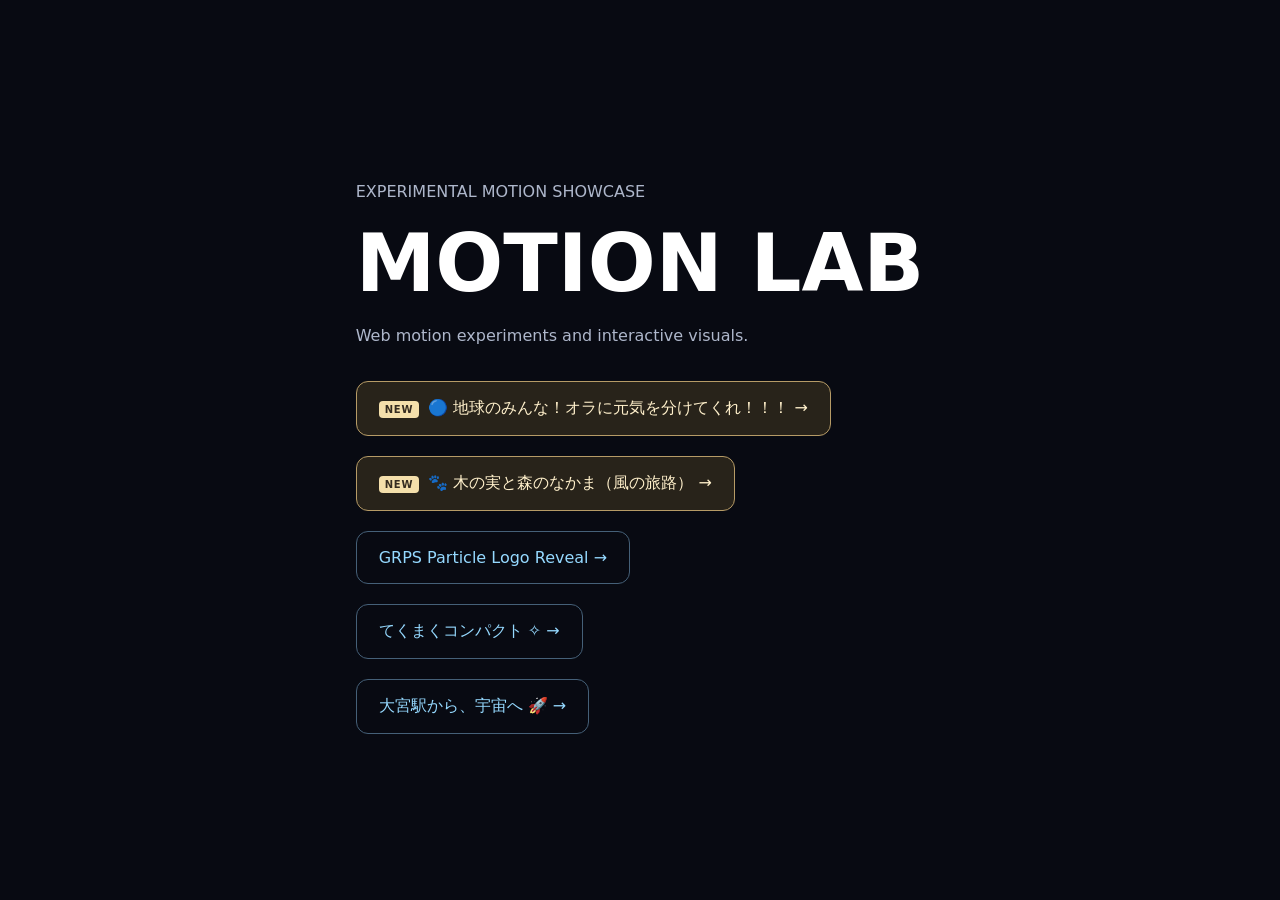
<file: index.html>
<!doctype html><html lang="ja"><head><meta charset="utf-8"><meta name="viewport" content="width=device-width,initial-scale=1"><title>Motion Lab</title><style>body{background:#080a12;color:white;font:16px system-ui;min-height:100vh;display:grid;place-items:center;margin:0}main{padding:32px;max-width:640px}h1{font-size:clamp(40px,10vw,80px);margin:0 0 14px}p{color:#aeb7cb}a{color:#95d9ff;display:inline-block;margin-top:20px;border:1px solid #456078;padding:16px 22px;border-radius:12px;text-decoration:none}a:hover{background:#17243b}.new{color:#fff0cb;border-color:#b69b66;background:#28231a}.badge{display:inline-block;background:#f4dfab;color:#342b20;font-size:10px;font-weight:600;letter-spacing:.08em;padding:3px 6px;border-radius:4px;margin-right:9px}</style></head><body><main><p>EXPERIMENTAL MOTION SHOWCASE</p><h1>MOTION LAB</h1><p>Web motion experiments and interactive visuals.</p><a class="new" href="./energy-orb/?v=grps-dust-1"><span class="badge">NEW</span>🔵 地球のみんな！オラに元気を分けてくれ！！！ →</a><br><a class="new" href="./wayfarer/?v=pastel-1"><span class="badge">NEW</span>🐾 木の実と森のなかま（風の旅路） →</a><br><a href="./grps-particles/">GRPS Particle Logo Reveal →</a><br><a href="./magic-compact/">てくまくコンパクト ✧ →</a><br><a href="./omiya-to-space/">大宮駅から、宇宙へ 🚀 →</a></main></body></html>
</file>
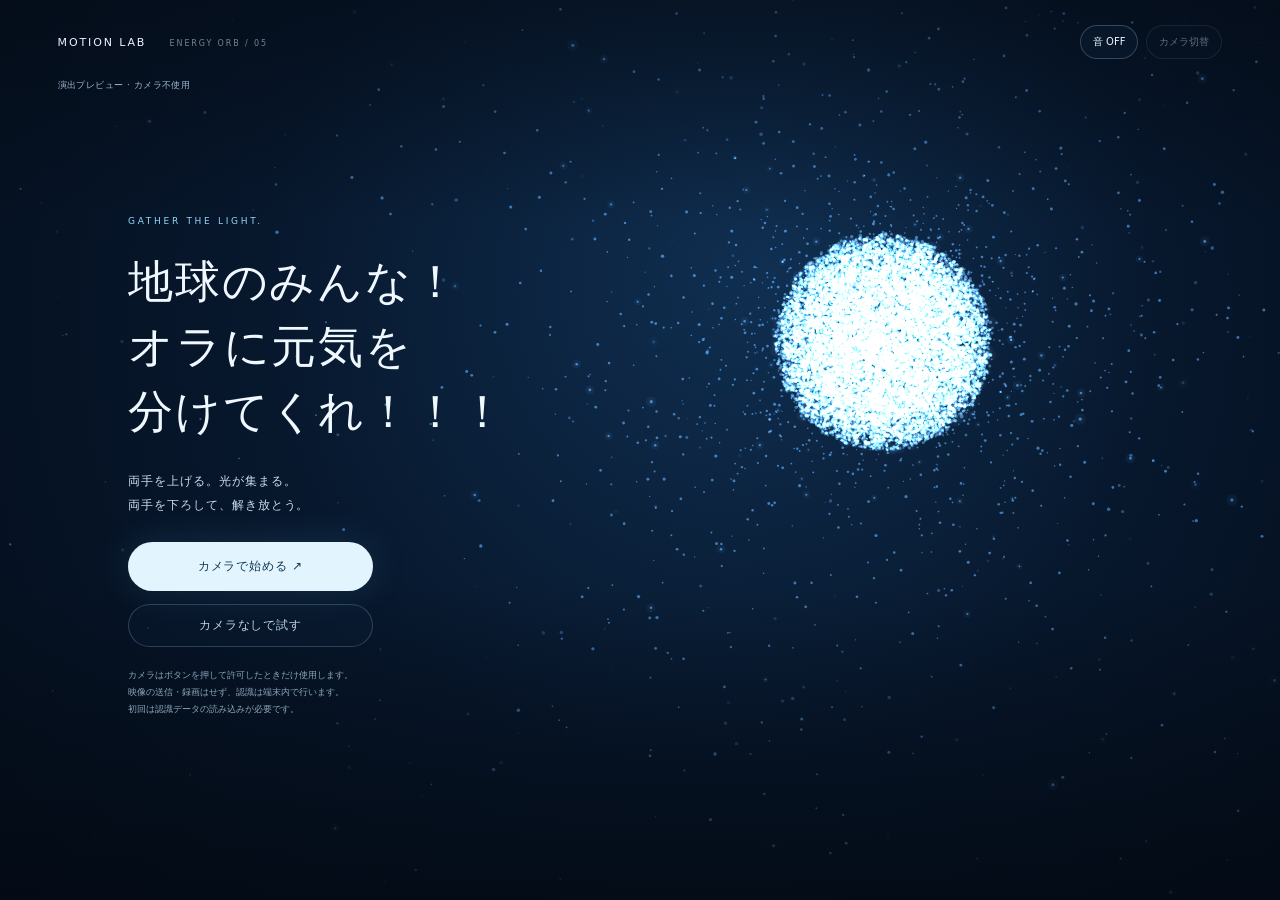
<file: energy-orb/index.html>
<!doctype html><html lang="ja"><head><meta charset="utf-8"><meta name="viewport" content="width=device-width,initial-scale=1"><meta name="theme-color" content="#050d1a"><title>地球のみんな！オラに元気を分けてくれ！！！</title><meta name="description" content="両手を上げて光を集め、下ろして放つ。カメラで遊ぶエネルギー体験。"><link rel="stylesheet" href="style.css?v=genki-title-1"></head><body><video id="camera" autoplay muted playsinline aria-label="端末内で処理するカメラ映像"></video><canvas id="effects" aria-label="手の動きに合わせて光が集まる演出"></canvas><div class="shade"></div><header><a href="https://furusapo.github.io/motion-lab/">MOTION LAB <span>ENERGY ORB / 05</span></a><div class="header-actions"><button id="sound" aria-pressed="false">音 OFF</button><button id="flip" disabled aria-label="前後のカメラを切り替える">カメラ切替</button><button id="stop" hidden>終了</button></div></header><div id="mode-label">演出プレビュー · カメラ不使用</div><section id="welcome"><p class="eyebrow">GATHER THE LIGHT.</p><h1 class="call-title">地球のみんな！<br>オラに元気を<br>分けてくれ！！！</h1><p class="lead">両手を上げる。光が集まる。<br>両手を下ろして、解き放とう。</p><button class="primary" id="start">カメラで始める ↗</button><button class="secondary" id="demo">カメラなしで試す</button><p class="privacy">カメラはボタンを押して許可したときだけ使用します。<br>映像の送信・録画はせず、認識は端末内で行います。<br>初回は認識データの読み込みが必要です。</p></section><section id="busy" hidden aria-live="polite"><div class="spinner"></div><h2>力を、準備しています。</h2><p id="busy-text">カメラの使用を許可してください。</p><button id="cancel" class="secondary">キャンセル</button></section><section id="error" hidden role="alert"><p class="eyebrow">LET'S TRY AGAIN</p><h2 id="error-title">開始できませんでした</h2><p id="error-text"></p><button id="retry" class="primary">もう一度試す</button><button id="error-demo" class="secondary">カメラなしで試す</button></section><div id="status" role="status" aria-live="polite"></div><div id="prompt" hidden><div class="step" id="step">01 / 集める</div><h2 id="instruction">両手を、頭より上に。</h2><p id="guidance">少し離れて、頭・肩・両手を画面に入れてください。</p></div><footer id="hud" hidden><div class="energy"><div class="energy-label"><span>LIGHT ENERGY</span><output id="percent">0%</output></div><div class="meter"><i id="fill"></i></div></div><button id="demo-hold" hidden>押して光を集める · 離して放つ</button><p class="hint" id="hint">両手を上げてためる → 両手を肩の高さまで下ろして放つ</p><button id="reset" class="secondary">ため直す ↺</button></footer><div id="notice" hidden>デモ操作：認識は行っていません</div><script type="module" src="app.js?v=slow-grow-1"></script></body></html>
</file>
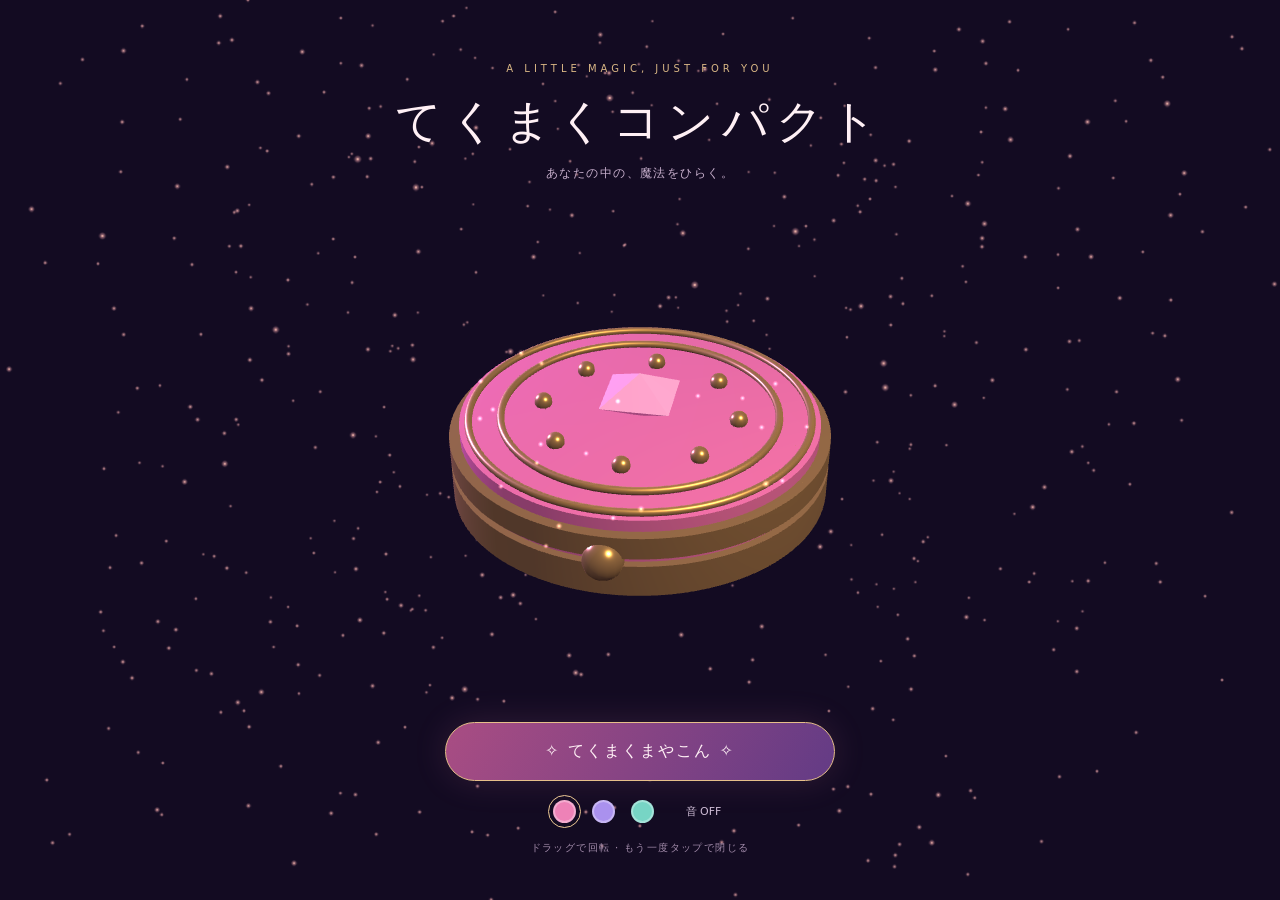
<file: magic-compact/index.html>
<!doctype html><html lang="ja"><meta charset="utf-8"><meta name="viewport" content="width=device-width,initial-scale=1"><meta name="theme-color" content="#180d2b"><title>てくまくコンパクト</title><style>*{box-sizing:border-box}body{margin:0;background:#130b22;color:#fff0f5;font-family:system-ui,sans-serif;overflow:hidden}canvas{display:block;touch-action:none}header{position:absolute;top:7vh;width:100%;text-align:center;pointer-events:none}.eyebrow{font-size:10px;letter-spacing:.4em;color:#d9b785}h1{font-family:serif;font-weight:400;font-size:clamp(27px,5vw,46px);letter-spacing:.16em;margin:17px 0 10px}header p{font-size:12px;color:#c6aecb;letter-spacing:.12em}.panel{position:absolute;bottom:5vh;left:50%;transform:translateX(-50%);text-align:center;width:min(90%,390px)}button{cursor:pointer;color:inherit;font:inherit}.magic{width:100%;border:1px solid #e7bf8a;border-radius:40px;padding:18px;background:linear-gradient(120deg,#a94d83,#633b85);box-shadow:0 0 35px #ef86be22;letter-spacing:.13em}.row{display:flex;align-items:center;justify-content:center;gap:16px;margin-top:19px}.swatch{width:23px;height:23px;border-radius:50%;border:2px solid #ffffff55;background:var(--c)}.swatch[aria-pressed=true]{outline:1px solid #edc994;outline-offset:4px}.sound{border:0;background:none;color:#cdbbd4;font-size:11px;margin-left:10px}.hint{color:#a48dac;font-size:10px;letter-spacing:.14em;margin-top:18px}#message{position:absolute;top:31%;width:100%;text-align:center;pointer-events:none;font-family:serif;color:#ffe0a6;opacity:0;transition:opacity .5s;font-size:20px;letter-spacing:.2em}#error{position:absolute;top:45%;padding:25px;display:none}</style><header><div class="eyebrow">A LITTLE MAGIC, JUST FOR YOU</div><h1>てくまくコンパクト</h1><p>あなたの中の、魔法をひらく。</p></header><div id="message">きらめく、わたしになあれ。</div><div id="error">3Dを表示できませんでした。別のブラウザで開いてみてください。</div><main aria-label="ドラッグして回せる魔法のコンパクト"></main><div class="panel"><button class="magic" id="magic">✧ てくまくまやこん ✧</button><div class="row"><button class="swatch" style="--c:#ee82b7" data-color="#ee82b7" aria-label="ローズ" aria-pressed="true"></button><button class="swatch" style="--c:#aa91ee" data-color="#aa91ee" aria-label="ラベンダー" aria-pressed="false"></button><button class="swatch" style="--c:#77d5c5" data-color="#77d5c5" aria-label="ミント" aria-pressed="false"></button><button class="sound" id="sound" aria-pressed="false">音 OFF</button></div><div class="hint">ドラッグで回転 · もう一度タップで閉じる</div></div><script type="module" src="./app.js"></script><script type="module" src="./magic-light.js"></script></html>
</file>
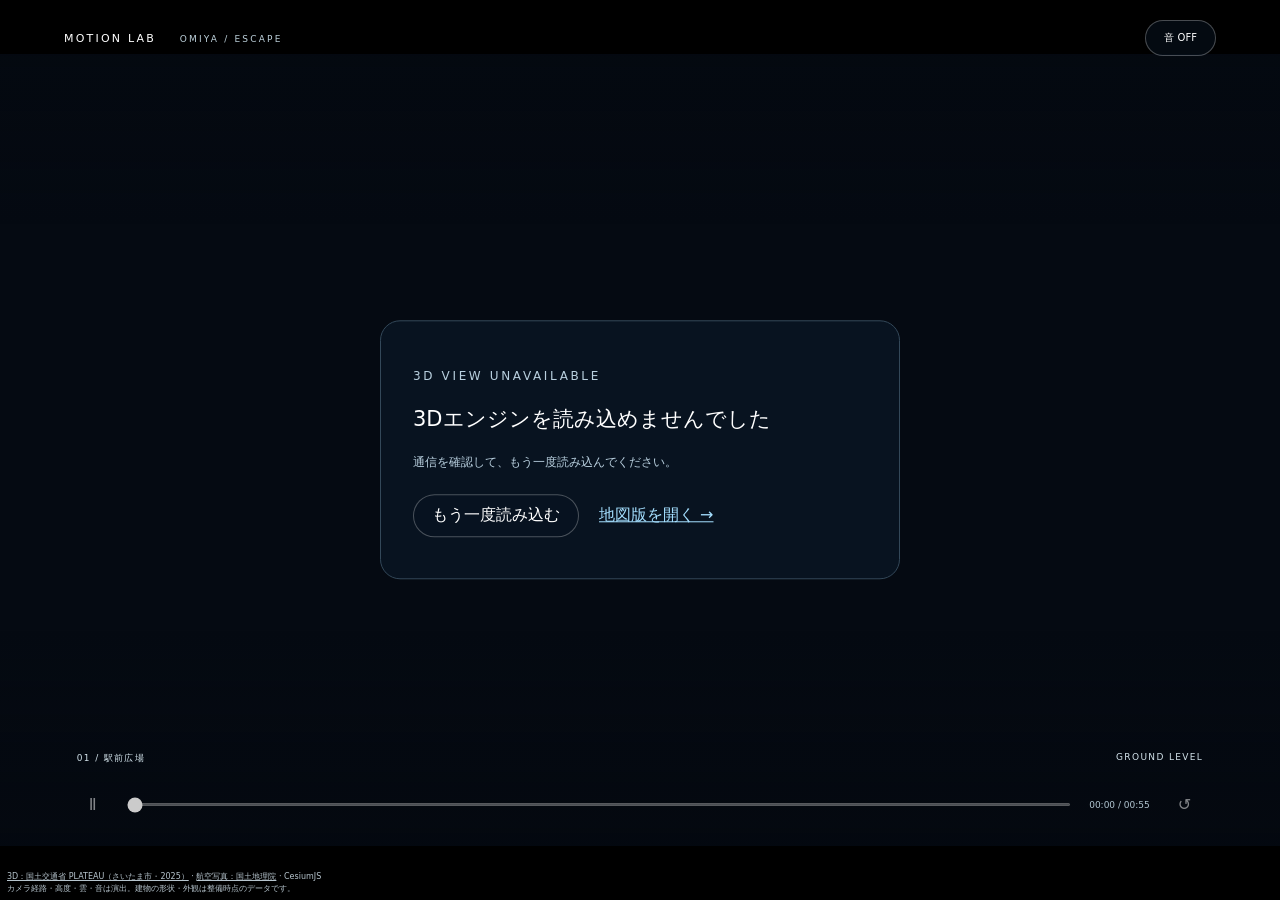
<file: omiya-to-space/index.html>
<!doctype html><html lang="ja"><head><meta charset="utf-8"><meta name="viewport" content="width=device-width,initial-scale=1"><meta name="theme-color" content="#050a12"><title>OMIYA / ESCAPE — 大宮から宇宙へ</title><link rel="stylesheet" href="https://cesium.com/downloads/cesiumjs/releases/1.117/Build/Cesium/Widgets/widgets.css"><link rel="stylesheet" href="cinema.css"></head><body><div id="world"></div><canvas id="fx" aria-hidden="true"></canvas><div class="shade"></div><div class="bar top"></div><div class="bar bottom"></div><header><a href="https://github.com/furusapo/motion-lab">MOTION LAB <span>OMIYA / ESCAPE</span></a><button id="audio" aria-pressed="false">音 OFF</button></header><section id="intro"><p class="eyebrow">SAITAMA, JAPAN · WEST EXIT</p><h1>いつもの大宮を、<br>飛び越えて。</h1><p class="description">西口駅前広場から、ビルの間へ。<br>街を抜け、雲を越え、宇宙まで。</p><div id="loading" role="status">実際の大宮の3Dデータを準備しています…</div><button id="start" disabled>準備中…</button><p class="note">約55秒のフライト · 外観画像つき3D都市モデル<br>実写動画ではありません。通信環境により読み込みに時間がかかります。</p></section><section id="unsupported" hidden><p class="eyebrow">3D VIEW UNAVAILABLE</p><h2 id="failure-title">この環境では3Dを表示できません</h2><p id="failure-detail">WebGLに対応したSafariまたはChromeで開いてください。</p><button id="retry">もう一度読み込む</button><a href="map-flight.html">地図版を開く →</a></section><div id="caption" aria-live="polite"></div><div id="telemetry"><span id="chapter">01 / 駅前広場</span><span id="height">GROUND LEVEL</span></div><footer><button id="play" aria-label="一時停止" disabled>Ⅱ</button><input id="timeline" type="range" min="0" max="55" value="0" step="0.01" aria-label="フライトの位置" disabled><span id="time">00:00 / 00:55</span><button id="replay" disabled>↺</button></footer><div id="buffer" hidden role="status">街並みを読み込んでいます…</div><div class="credits"><a href="https://www.mlit.go.jp/plateau/">3D：国土交通省 PLATEAU（さいたま市・2025）</a> · <a href="https://maps.gsi.go.jp/development/ichiran.html">航空写真：国土地理院</a> · CesiumJS<br>カメラ経路・高度・雲・音は演出。建物の形状・外観は整備時点のデータです。</div><script>window.CESIUM_BASE_URL='https://cesium.com/downloads/cesiumjs/releases/1.117/Build/Cesium/';</script><script src="https://cesium.com/downloads/cesiumjs/releases/1.117/Build/Cesium/Cesium.js" defer></script><script src="cinema.js" defer></script></body></html>
</file>
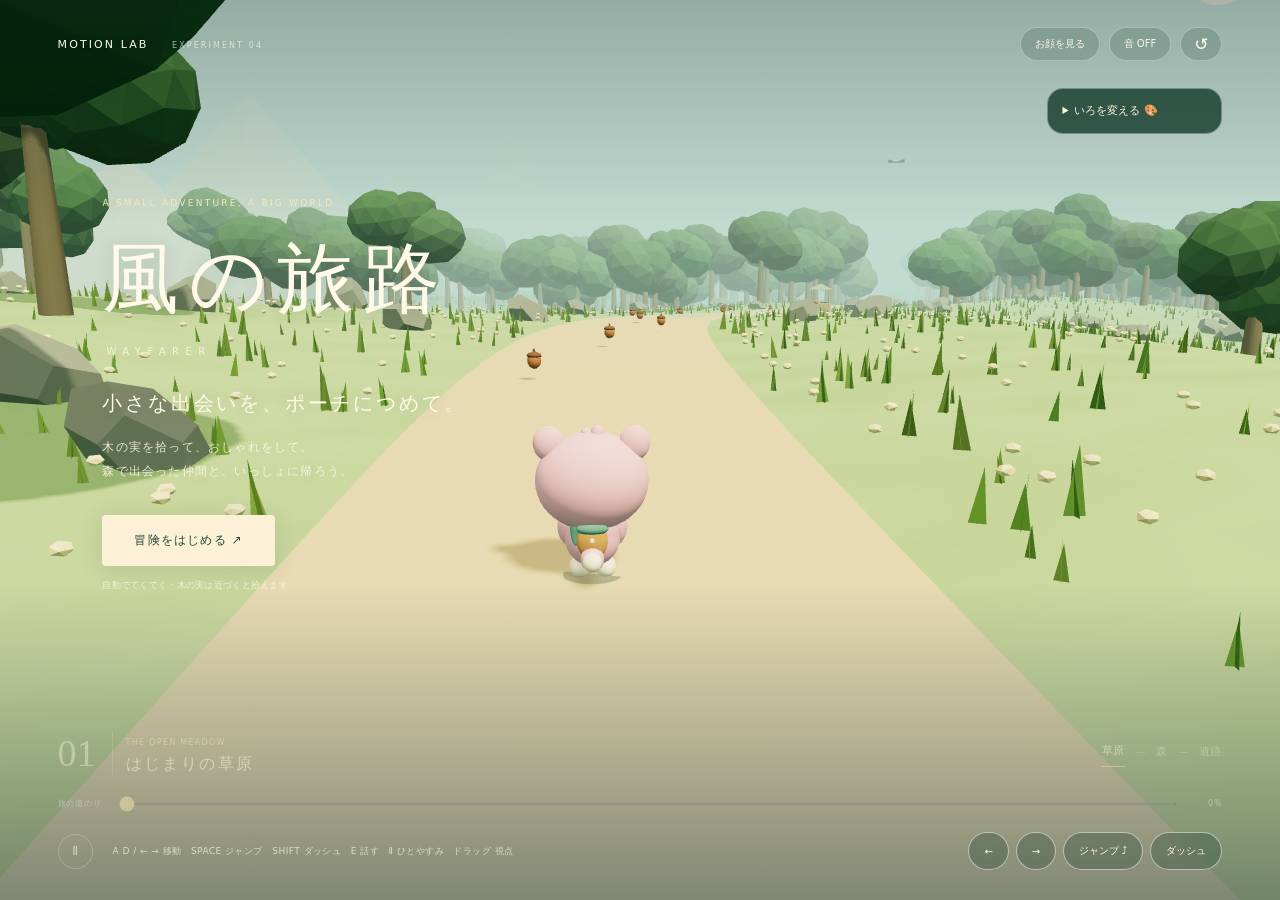
<file: wayfarer/index.html>
<!doctype html><html lang="ja"><head><meta charset="utf-8"><meta name="viewport" content="width=device-width,initial-scale=1,maximum-scale=1"><meta name="theme-color" content="#8fae99"><title>風の旅路 — WAYFARER</title><meta name="description" content="まんまる動物と木の実を集めて、森の仲間と一緒におうちへ帰る3Dの冒険。"><link rel="stylesheet" href="style.css?v=pastel-1"></head><body><main id="viewport" aria-label="主人公の後ろから追う3Dの冒険フィールド"></main><div class="vignette"></div><header><a class="brand" href="https://github.com/furusapo/motion-lab">MOTION LAB <span>EXPERIMENT 04</span></a><div class="right"><button id="look" aria-pressed="false">お顔を見る</button><button id="sound" aria-pressed="false" aria-label="環境音を切り替える">音 OFF</button><button id="reset" aria-label="最初からやり直す">↺</button></div></header><section id="intro"><p class="eyebrow">A SMALL ADVENTURE, A BIG WORLD.</p><h1>風の旅路<span>WAYFARER</span></h1><p class="lead">小さな出会いを、ポーチにつめて。</p><p class="intro-copy">木の実を拾って、おしゃれをして。<br>森で出会った仲間と、いっしょに帰ろう。</p><button id="start" disabled>世界を準備しています…</button><p class="start-note">自動でてくてく · 木の実は近づくと拾えます</p></section><section id="error" hidden role="alert"><p class="eyebrow">3D VIEW UNAVAILABLE</p><h2>3Dを表示できませんでした</h2><p id="error-detail">WebGLに対応したSafari・Chromeで開いてください。</p><button id="reload">再読み込み</button></section><section id="finish" hidden><p class="eyebrow">THE JOURNEY CONTINUES</p><h2 id="finish-title">ふたりで、ただいま。</h2><p id="finish-copy">仲間と一緒に、おうちへ。</p><button id="friend-return" hidden>森の仲間に会いに戻る</button><button id="again">もう一度、冒険する ↗</button></section><aside id="quest-panel" aria-label="冒険の目標"><p>🍂 木の実 <b id="nut-count">0</b> <span>／ なかま <b id="friend-count">0</b></span></p><p id="quest-goal">木の実を3こ拾って、森の仲間を探そう</p></aside><details id="color-panel"><summary>いろを変える 🎨</summary><div class="color-options"><label for="hero-color">旅人<select id="hero-color"><option value="pink" selected>🌸 さくらピンク</option><option value="blue">🫧 そらいろ</option><option value="peach">🍑 ピーチ</option><option value="mint">🌿 ミント</option></select></label><label for="friend-color">小さな仲間<select id="friend-color"><option value="pink">🌸 さくらピンク</option><option value="blue" selected>🫧 そらいろ</option><option value="peach">🍑 ピーチ</option><option value="mint">🌿 ミント</option></select></label></div></details><aside id="care-panel" hidden aria-label="動物とふれあう"><div><button id="pet">なでる ♡</button><button id="feed" disabled>おやつ 🍂1</button><button id="call" disabled>呼ぶ ♪</button></div><p id="care-note" role="status" aria-live="polite">仲間を見つけて、ふれあおう</p></aside><button id="interact" hidden>話しかける · E</button><button id="forage-return" hidden>草原へ木の実を探しに戻る</button><section id="shop" hidden role="dialog" aria-modal="true" aria-labelledby="shop-title"><p class="eyebrow">THE LITTLE FOREST SHOP</p><h2 id="shop-title">こもれびのおみせ</h2><p>拾った木の実で、おしゃれをしよう。<br>仲間にあげる分も3こ、残しておいてね。</p><button id="buy-hat">葉っぱの帽子 · 木の実3こ</button><button id="buy-pouch">小さなポーチ · 木の実2こ</button><button id="shop-close">冒険にもどる</button></section><aside id="location"><span class="number" id="chapter-num">01</span><div><span class="tiny" id="chapter-en">THE OPEN MEADOW</span><p id="chapter-name">はじまりの草原</p></div></aside><div id="scene-picker" aria-label="景色を選ぶ"><button data-z="12" aria-pressed="true">草原</button><span>—</span><button data-z="165" aria-pressed="false">森</button><span>—</span><button data-z="325" aria-pressed="false">遺跡</button></div><div id="journey"><span>旅の道のり</span><input id="seek" type="range" min="12" max="432" step="0.1" value="12" aria-label="旅の位置"><output id="distance">0%</output></div><div id="controls"><button id="pause" aria-label="一時停止" disabled>Ⅱ</button><span class="keyboard">A D / ← → 移動　SPACE ジャンプ　SHIFT ダッシュ　E 話す　Ⅱ ひとやすみ　ドラッグ 視点</span><div class="touch-controls"><button data-action="left" aria-label="左へ移動">←</button><button data-action="right" aria-label="右へ移動">→</button><button id="jump">ジャンプ ⤴</button><button data-action="dash" aria-label="押している間ダッシュ">ダッシュ</button></div></div><div class="caption" id="caption"></div><div id="loading" role="status">3Dの世界を準備しています…</div><script type="module" src="app.js?v=pastel-1"></script></body></html>
</file>
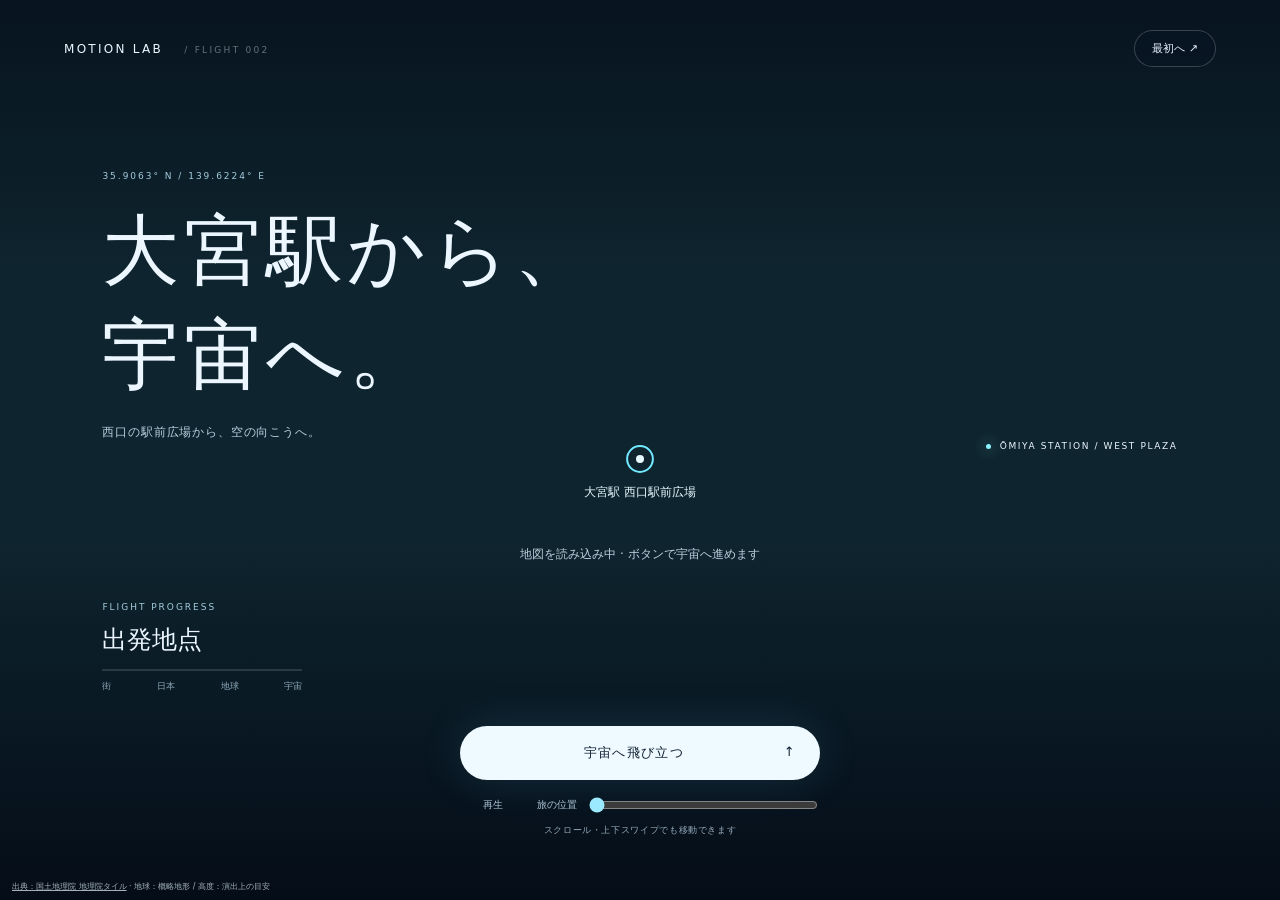
<file: omiya-to-space/map-flight.html>
<!doctype html><html lang="ja"><head><meta charset="utf-8"><meta name="viewport" content="width=device-width,initial-scale=1"><meta name="theme-color" content="#030914"><title>大宮駅から、宇宙へ。</title><link rel="stylesheet" href="style.css"></head><body><canvas id="space" aria-label="さいたまの地図から地球、宇宙への旅"></canvas><div class="vignette"></div><header><a href="../" class="brand">MOTION LAB <span>/ FLIGHT 002</span></a><button id="reset">最初へ ↗</button></header><div class="copy"><p class="overline">35.9063° N / 139.6224° E</p><h1 id="title">大宮駅から、<br>宇宙へ。</h1><p id="subtitle">西口の駅前広場から、空の向こうへ。</p></div><div class="coordinates"><i></i><span id="place">ŌMIYA STATION / WEST PLAZA</span></div><aside><span class="tiny">FLIGHT PROGRESS</span><div id="altitude">地上</div><div class="track"><b id="progress"></b></div><div class="labels"><span>街</span><span>日本</span><span>地球</span><span>宇宙</span></div></aside><footer><button id="launch">宇宙へ飛び立つ <span>↑</span></button><div class="controls"><button id="pause" aria-label="再生を一時停止">一時停止</button><label>旅の位置<input id="seek" aria-label="旅の位置" type="range" min="0" max="1000" value="0"></label></div><p class="hint">スクロール・上下スワイプでも移動できます</p></footer><div class="credit"><a href="https://maps.gsi.go.jp/development/ichiran.html" target="_blank" rel="noopener">出典：国土地理院 地理院タイル</a> · 地球：概略地形 / 高度：演出上の目安</div><script type="module" src="map-flight.js"></script></body></html>
</file>
<file: energy-orb/style.css>
*{box-sizing:border-box}html,body{margin:0;background:#050d1a;color:#f0f8ff;width:100%;height:100%;overflow:hidden;font-family:system-ui,-apple-system,sans-serif}button,a,input{-webkit-tap-highlight-color:transparent}button{font:inherit;color:inherit;cursor:pointer;touch-action:manipulation}button:focus-visible,a:focus-visible{outline:2px solid #b1ecff;outline-offset:5px}button:disabled{opacity:.4;cursor:wait}[hidden]{display:none!important}#camera{position:fixed;inset:0;width:100%;height:100%;object-fit:contain;transform:scaleX(-1);display:none;background:#050d1a}body.camera #camera{display:block}#effects{position:fixed;inset:0;width:100%;height:100%;pointer-events:none}.shade{position:fixed;inset:0;pointer-events:none;background:linear-gradient(180deg,#03091280,transparent 25%,transparent 65%,#030912bb)}header{position:fixed;top:25px;left:4.5vw;right:4.5vw;z-index:5;display:flex;justify-content:space-between;align-items:center}header a{font-size:11px;letter-spacing:.17em;text-decoration:none;color:#e8f3ff}header a span{font-size:8px;opacity:.5;margin-left:18px}.header-actions{display:flex;gap:8px}.header-actions button{font-size:10px;border:1px solid #a8cced44;background:#0d213966;padding:9px 12px;border-radius:30px;backdrop-filter:blur(6px)}#mode-label{position:fixed;top:79px;left:4.5vw;font-size:9px;letter-spacing:.05em;color:#9fbad0;z-index:4}#welcome{position:fixed;top:23%;left:10vw;z-index:4}.eyebrow{font-size:9px;letter-spacing:.3em;color:#94d6fa}h1{font-family:serif;font-size:clamp(37px,5vw,65px);font-weight:400;line-height:1.4;letter-spacing:.09em;margin:24px 0}.lead{font-size:12px;color:#c9ddeb;line-height:2;letter-spacing:.08em}.primary,.secondary{display:block;border-radius:30px;letter-spacing:.07em;font-size:12px}.primary{border:0;background:#e2f5ff;color:#133853;padding:16px 30px;box-shadow:0 0 38px #74caff22;margin-top:25px;min-width:245px}.secondary{border:1px solid #8dbbd444;background:#17334b22;color:#bdd6e7;padding:12px 22px;margin-top:13px;min-width:245px}.privacy{font-size:9px;color:#8ba6b9;line-height:1.9;margin-top:20px}#busy,#error{position:fixed;z-index:8;left:50%;top:47%;transform:translate(-50%,-50%);width:min(88vw,460px);padding:35px;border:1px solid #5c9cc344;background:#07172bf2;border-radius:16px;backdrop-filter:blur(16px);text-align:center}#busy h2,#error h2{font:normal 24px serif;letter-spacing:.05em}#busy p,#error p{font-size:12px;line-height:1.9;color:#b4cde0}#busy button,#error button{margin-left:auto;margin-right:auto;width:100%}.spinner{width:32px;height:32px;border:1px solid #67bff033;border-top:2px solid #b9efff;border-radius:50%;animation:spin 1s linear infinite;margin:0 auto 24px}@keyframes spin{to{transform:rotate(360deg)}}#status{position:fixed;left:50%;top:11%;transform:translateX(-50%);font-size:10px;white-space:nowrap;padding:9px 17px;border-radius:25px;background:#0c284255;color:#c3e6f8;backdrop-filter:blur(6px)}#status:empty{display:none}#prompt{position:fixed;left:0;width:100%;bottom:26%;text-align:center;pointer-events:none;text-shadow:0 2px 18px #000}.step{font-size:9px;letter-spacing:.22em;color:#9accdf}#instruction{font:normal clamp(19px,3vw,29px) serif;letter-spacing:.14em;margin:12px 0}#guidance{font-size:11px;color:#bfd6e4;line-height:1.7;margin:0 5vw}#hud{position:fixed;bottom:4%;left:50%;transform:translateX(-50%);width:min(86vw,360px);text-align:center;z-index:5}.energy-label{display:flex;justify-content:space-between;font-size:9px;letter-spacing:.16em;color:#c3eaff}.meter{height:3px;background:#e5f2ff22;margin:12px 0}.meter i{display:block;background:#aeeaff;height:100%;width:0;box-shadow:0 0 14px #8cdfff}#demo-hold{width:100%;border:1px solid #b8eeff99;border-radius:30px;padding:16px 12px;background:#254f7477;font-size:12px;user-select:none;-webkit-user-select:none;touch-action:none;margin:8px 0 0}#demo-hold.held{background:#d0f3ff;color:#123655}.hint{font-size:9px;line-height:1.7;color:#95b3c7}#reset{font-size:10px;min-width:0;display:inline-block;margin-top:3px;padding:8px 16px}#notice{position:fixed;bottom:10px;left:10px;font-size:8px;color:#8ea9be}@media(max-width:600px){header{top:17px}header a span{display:none}.header-actions button{font-size:9px;padding:9px 10px}#mode-label{top:66px;font-size:8px}#welcome{left:8vw;top:19%}h1{font-size:42px;margin:20px 0}.lead{font-size:11px}.privacy{font-size:8px}#status{top:12%;font-size:9px;max-width:88vw;white-space:normal;text-align:center}#prompt{bottom:29%}#guidance{font-size:10px}#hud{bottom:4%}#instruction{font-size:20px}#busy,#error{padding:27px}}@media(max-height:650px){#welcome{top:14%}h1{font-size:34px;margin:10px 0}.primary{margin-top:12px}.privacy{margin-top:12px}#prompt{bottom:34%}#hud{bottom:3%}.hint{margin:5px 0}}@media(prefers-reduced-motion:reduce){.spinner{animation:none}}

h1.call-title{font-size:clamp(28px,3.5vw,46px);letter-spacing:.04em;line-height:1.45}@media(max-width:600px){h1.call-title{font-size:clamp(26px,7.7vw,36px)}}@media(max-height:650px){h1.call-title{font-size:27px;line-height:1.3}}
</file>
<file: omiya-to-space/cinema.css>
*{box-sizing:border-box}html,body{margin:0;height:100%;overflow:hidden;background:#050a12;color:#fff;font-family:system-ui,sans-serif}#world{position:absolute;inset:0}#fx,.shade{position:fixed;inset:0;width:100%;height:100%;pointer-events:none}.shade{background:linear-gradient(180deg,#03070d66,transparent 25%,transparent 70%,#03070d88)}button,a,input{touch-action:manipulation}button{cursor:pointer;font:inherit;color:inherit;border:1px solid #ffffff44;background:#08132088;border-radius:24px;padding:10px 18px}button:disabled{opacity:.5;cursor:wait}header{position:fixed;z-index:5;top:20px;left:5vw;right:5vw;display:flex;align-items:center;justify-content:space-between}header a{color:white;text-decoration:none;letter-spacing:.2em;font-size:11px}header a span{color:#bdd1db;font-size:9px;margin-left:18px}#audio{font-size:10px}#intro{position:fixed;z-index:4;top:50%;left:8vw;transform:translateY(-50%);max-width:500px;transition:opacity .7s,transform .7s}.eyebrow{font-size:10px;letter-spacing:.22em;color:#9ed5ea}h1{font-size:clamp(34px,5.5vw,72px);font-weight:400;line-height:1.4;letter-spacing:.05em;margin:20px 0}.description{color:#d0dae1;font-size:13px;line-height:2}.note{font-size:10px;line-height:1.8;color:#a5b8c5}#start{background:#ecf9ff;color:#122535;padding:17px 34px;border:none;margin:12px 0;min-width:235px;font-size:13px;letter-spacing:.13em}#loading{font-size:11px;color:#9acde3;max-width:360px;line-height:1.8}body.flying #intro{opacity:0;pointer-events:none;transform:translateY(-45%)}.bar{position:fixed;left:0;width:100%;height:6%;background:#000;pointer-events:none;transition:height 1s;z-index:2}.top{top:0}.bottom{bottom:0}body.flying .bar{height:8%}header,footer{z-index:5}#caption{position:fixed;bottom:21%;left:0;width:100%;text-align:center;pointer-events:none;font-family:serif;font-size:clamp(18px,3vw,30px);letter-spacing:.2em;text-shadow:0 2px 15px #000}#telemetry{position:fixed;left:6vw;right:6vw;bottom:15%;display:flex;justify-content:space-between;pointer-events:none;font-size:9px;letter-spacing:.15em;color:#d4e4ec}footer{position:fixed;bottom:9%;left:6vw;right:6vw;display:flex;gap:16px;align-items:center}footer button{padding:5px 12px;border:0;background:none;font-size:16px}#timeline{width:100%;accent-color:#b6eaff;height:3px}#time{font-size:9px;white-space:nowrap;color:#b3c8d4}.credits{position:fixed;bottom:5px;left:7px;max-width:90%;z-index:6;font-size:8px;line-height:1.5;color:#b6c4cd}.credits a{color:inherit}#buffer{position:fixed;z-index:5;top:80px;left:50%;transform:translateX(-50%);font-size:11px;background:#081320bb;border:1px solid #ffffff33;border-radius:20px;padding:10px 20px;white-space:nowrap}#unsupported{position:fixed;z-index:7;top:50%;left:50%;transform:translate(-50%,-50%);width:min(90vw,520px);background:#091422f5;border:1px solid #334859;border-radius:20px;padding:32px}#unsupported h2{font-size:21px;font-weight:400}#unsupported p{font-size:12px;line-height:1.9;color:#b9d0df}#unsupported a{display:inline-block;color:#a4dfff;margin:20px}#unsupported[hidden],#buffer[hidden]{display:none}.cesium-viewer-bottom{bottom:27px!important;max-width:100%}.cesium-widget-credits{font-size:8px!important}.cesium-viewer .cesium-widget-credits{display:block!important}@media(max-width:600px){header{top:15px}header a span{display:none}#intro{left:7vw;right:7vw}h1{font-size:37px}.description{font-size:12px}.note{font-size:9px}footer{gap:7px}#time{font-size:8px}#caption{bottom:24%;padding:0 20px}.credits{font-size:7px}#telemetry{bottom:17%}#unsupported{padding:25px}}@media(prefers-reduced-motion:reduce){*{transition:none!important}.note:after{content:' 自動再生はせず、スライダーでも移動できます。'}}
</file>
<file: wayfarer/style.css>
*{box-sizing:border-box}html,body{margin:0;width:100%;height:100%;overflow:hidden;background:#b7cfbd;color:#fff9e9;font-family:system-ui,-apple-system,sans-serif}button,a,input{-webkit-tap-highlight-color:transparent}button{font:inherit;color:inherit;cursor:pointer}button:focus-visible,a:focus-visible,input:focus-visible{outline:2px solid #ffdd89;outline-offset:5px}button:disabled{opacity:.6;cursor:wait}#viewport,canvas{position:fixed;inset:0;width:100%;height:100%;display:block}canvas{touch-action:none}.vignette{position:fixed;inset:0;pointer-events:none;background:linear-gradient(180deg,#172d2b44,transparent 25%,transparent 65%,#0c272a77)}header{position:fixed;top:27px;left:4.5vw;right:4.5vw;display:flex;justify-content:space-between;align-items:center;z-index:5}.brand{font-size:11px;letter-spacing:.19em;color:inherit;text-decoration:none;text-shadow:0 1px 8px #193c3244}.brand span{font-size:8px;opacity:.65;margin-left:18px}.right{display:flex;gap:9px}.right button{background:#23463833;border:1px solid #ffffff55;border-radius:30px;padding:9px 14px;font-size:10px;backdrop-filter:blur(8px)}#reset{font-size:17px;padding:4px 13px}#intro{position:fixed;top:21%;left:8vw;transition:opacity .8s,transform .8s;z-index:4;max-width:450px;text-shadow:0 2px 18px #1b3e2433}.eyebrow,.tiny{font-size:9px;letter-spacing:.25em;color:#f4e7bf}h1{font-family:serif;font-size:clamp(40px,6vw,80px);font-weight:400;letter-spacing:.12em;line-height:1.2;margin:26px 0 32px}h1 span{display:block;font-family:system-ui;font-size:10px;letter-spacing:.65em;margin-top:20px;padding-left:4px;opacity:.8}.lead{font-family:serif;font-size:20px;letter-spacing:.14em;margin:0 0 18px}.intro-copy{font-size:12px;line-height:2;letter-spacing:.1em;opacity:.85}#start,#again{margin-top:20px;background:#fcf1d7;color:#26483e;border:0;padding:17px 32px;border-radius:4px;font-size:12px;letter-spacing:.1em;box-shadow:0 4px 25px #0e372220}.start-note{font-size:9px;letter-spacing:.03em;margin-top:13px;opacity:.8}body.playing #intro{opacity:0;pointer-events:none;transform:translateY(-10px)}#location{position:fixed;left:4.5vw;bottom:125px;display:flex;gap:13px;align-items:center;pointer-events:none}.number{font-family:serif;font-size:38px;opacity:.75;border-right:1px solid #ffffff66;padding-right:16px}.tiny{font-size:8px;letter-spacing:.16em}#chapter-name{margin:5px 0 0;font-family:serif;letter-spacing:.15em;font-size:16px}#scene-picker{position:fixed;right:4.5vw;bottom:133px;display:flex;gap:10px;align-items:center;font-size:10px}#scene-picker span{opacity:.45}#scene-picker button{border:0;background:none;opacity:.65;padding:8px 1px;font-size:11px}#scene-picker button[aria-pressed=true]{opacity:1;border-bottom:1px solid #f3dca2}#journey{position:fixed;left:4.5vw;right:4.5vw;bottom:91px;display:flex;align-items:center;gap:15px;font-size:8px;color:#e6f0da;letter-spacing:.1em}#journey span{white-space:nowrap}input[type=range]{width:100%;height:2px;accent-color:#f7e3aa}#distance{min-width:28px;text-align:right}#controls{position:fixed;left:4.5vw;right:4.5vw;bottom:30px;display:flex;align-items:center;gap:20px}#pause{background:none;border:1px solid #ffffff66;border-radius:50%;width:35px;height:35px;font-size:12px}.keyboard{font-size:9px;opacity:.7;letter-spacing:.05em}.touch-controls{margin-left:auto;display:flex;gap:7px}.touch-controls button{touch-action:none;user-select:none;-webkit-user-select:none;border:1px solid #fff8;background:#24473555;border-radius:30px;font-size:10px;padding:11px 15px;backdrop-filter:blur(8px)}.touch-controls button.held{background:#f5e2ad;color:#234b3a}.caption{position:fixed;top:18%;left:0;width:100%;text-align:center;font-family:serif;font-size:20px;letter-spacing:.2em;pointer-events:none;opacity:0;transition:opacity 1s;text-shadow:0 2px 10px #1b332b}#loading{position:fixed;bottom:10px;width:100%;text-align:center;font-size:9px;color:#e7f1dc;pointer-events:none}#error,#finish{position:fixed;z-index:8;left:50%;top:46%;transform:translate(-50%,-50%);width:min(88vw,460px);padding:30px;background:#14382be8;border:1px solid #e4edcf44;border-radius:8px;text-align:center;backdrop-filter:blur(10px)}#error h2,#finish h2{font:normal 25px serif;letter-spacing:.08em}#error p,#finish p{font-size:12px;line-height:1.9;color:#e0e8d7}#error button{background:#fcf1d7;color:#26483e;border:0;padding:13px 25px;border-radius:4px}#error[hidden],#finish[hidden]{display:none}@media(max-width:760px){header{top:19px}.brand span{display:none}#intro{top:16%;left:7vw}h1{font-size:45px;margin:22px 0 28px}.lead{font-size:17px}.intro-copy{font-size:11px}#start{padding:15px 26px}.keyboard{display:none}#controls{gap:10px;bottom:26px}.touch-controls{gap:5px}.touch-controls button{font-size:9px;padding:12px 11px}#location{bottom:139px}.number{font-size:28px;padding-right:11px}#chapter-name{font-size:13px}#scene-picker{bottom:145px;gap:7px}#scene-picker button{font-size:10px}#journey{bottom:103px}.tiny{font-size:6px}#caption{font-size:16px;top:12%}}@media(max-width:380px){.touch-controls button{padding:12px 8px}#scene-picker{bottom:183px}#intro{top:13%}h1{font-size:38px}}@media(prefers-reduced-motion:reduce){*{transition:none!important}}
[hidden]{display:none!important}

#look[aria-pressed=true]{background:#f7e4bb;color:#345a4a}
body:has(#look[aria-pressed=true]) #intro{opacity:0;pointer-events:none}

#quest-panel{position:fixed;top:85px;left:4.5vw;max-width:min(400px,86vw);padding:13px 18px;background:#204535c9;border:1px solid #fff4;border-radius:18px;backdrop-filter:blur(12px);z-index:5;opacity:0;pointer-events:none}body.playing #quest-panel{opacity:1}#quest-panel p{margin:0;font-size:12px;line-height:1.8}#quest-panel span{font-size:10px;color:#dae7ce}#quest-goal{color:#f2deb0;font-size:11px!important}#interact{position:fixed;left:50%;bottom:210px;transform:translateX(-50%);z-index:6;border:1px solid #fff8;background:#fff0cd;color:#325640;padding:14px 24px;border-radius:40px;box-shadow:0 5px 25px #183f3244;font-size:12px;white-space:nowrap}#shop{position:fixed;z-index:9;left:50%;top:45%;transform:translate(-50%,-50%);width:min(88vw,380px);background:#244d3df5;border:1px solid #f7e6ba66;border-radius:24px;padding:27px;text-align:center;box-shadow:0 15px 80px #102c3355}#shop h2{font:normal 25px serif}#shop p{font-size:11px;line-height:1.9;color:#e3e9d4}#shop button,#friend-return{display:block;width:100%;border:1px solid #f5deb777;border-radius:30px;background:#fff0d2;color:#315541;padding:13px 10px;margin-top:12px;font-size:12px}#shop-close{background:transparent!important;color:#f5e7c8!important}#shop button:disabled{background:#8d9c82;opacity:.65}#shop:not([hidden])~#controls{pointer-events:none}body:not(.playing) #location,body:not(.playing) #scene-picker,body:not(.playing) #journey{opacity:.5}@media(max-width:760px){#quest-panel{top:74px;padding:9px 13px}#quest-panel p{font-size:11px}#quest-goal{font-size:10px!important}#interact{bottom:207px}.caption{top:28%;font-size:15px}#controls{gap:8px}}@media(max-height:650px){#quest-panel{top:65px}#quest-panel p{line-height:1.5}.caption{top:30%}#shop{padding:18px}#shop h2{margin:10px 0}}

#forage-return{position:fixed;left:50%;bottom:260px;transform:translateX(-50%);z-index:6;border:1px solid #fff8;border-radius:30px;background:#214b3c;color:#fff3d0;padding:10px 18px;font-size:11px;white-space:nowrap}

#care-panel{position:fixed;right:4.5vw;top:88px;z-index:6;max-width:330px;padding:12px 14px;border:1px solid #fff4;border-radius:18px;background:#204535cf;backdrop-filter:blur(12px)}#care-panel>div{display:flex;gap:7px}#care-panel button{border:1px solid #f7dfb777;border-radius:24px;background:#fff0d3;color:#315440;font-size:11px;padding:10px 12px;white-space:nowrap;min-height:40px}#care-panel button:disabled{opacity:.5;cursor:default}#care-note{font-size:9px;color:#f0e2c4;margin:8px 0 0;line-height:1.7}#care-panel:has(button:focus-visible){outline:1px solid #f9e1ad}@media(max-width:760px){#care-panel{top:155px;left:4.5vw;right:auto;padding:8px 11px;max-width:91vw}#care-panel button{font-size:10px;padding:8px 12px}#care-note{font-size:8px}.caption{top:38%;font-size:14px}}@media(max-height:650px)and(min-width:761px){#care-panel{top:72px}}

#color-panel{position:fixed;z-index:7;right:4.5vw;top:202px;background:#254a3ce8;border:1px solid #fff5;border-radius:16px;padding:10px 14px;color:#fff1d8;backdrop-filter:blur(12px);min-width:175px}#color-panel summary{font-size:11px;cursor:pointer;min-height:24px;line-height:24px}#color-panel summary:focus-visible{outline:2px solid #ffdd89;outline-offset:3px}.color-options{display:flex;flex-direction:column;gap:10px;padding-top:10px}.color-options label{font-size:10px;display:flex;align-items:center;justify-content:space-between;gap:14px}.color-options select{font:inherit;font-size:11px;background:#fff1d8;color:#315440;border:1px solid #bcd0ba;border-radius:9px;padding:9px;min-height:38px;max-width:155px}body:not(.playing) #color-panel{top:88px}@media(max-width:760px){#color-panel,body:not(.playing) #color-panel{top:74px;left:auto;right:4.5vw;min-width:0;padding:7px 10px}body.playing #color-panel{top:auto;bottom:255px}#color-panel summary{font-size:10px}.color-options label{gap:8px}.color-options select{max-width:140px}}@media(max-height:650px)and(min-width:761px){#color-panel{top:195px}}
</file>
<file: omiya-to-space/style.css>
*{box-sizing:border-box}body{margin:0;background:#030914;color:#ecf6ff;font-family:system-ui,sans-serif;overflow:hidden}canvas{position:fixed;inset:0;width:100%;height:100%;touch-action:none}.vignette{position:fixed;inset:0;pointer-events:none;background:linear-gradient(180deg,#03091499,transparent 30%,transparent 60%,#030914dd)}header{position:fixed;top:30px;left:5vw;right:5vw;display:flex;justify-content:space-between;align-items:center}a{color:inherit;text-decoration:none}.brand{font-size:12px;letter-spacing:.19em}.brand span{opacity:.4;font-size:9px;margin-left:15px}button{font:inherit;cursor:pointer;color:inherit}#reset{border:1px solid #ffffff33;border-radius:30px;background:#08142588;font-size:11px;padding:10px 17px}.copy{position:fixed;top:18%;left:8vw;pointer-events:none}.overline,.tiny{font-size:9px;letter-spacing:.22em;color:#a5ccdc}h1{font-size:clamp(34px,6vw,80px);font-weight:400;letter-spacing:.06em;line-height:1.35;margin:18px 0}#subtitle{font-size:12px;color:#b9cfdd;letter-spacing:.07em}.coordinates{position:fixed;right:8vw;top:49%;font-size:9px;letter-spacing:.18em;display:flex;gap:9px;align-items:center}.coordinates i{background:#8bf3ff;box-shadow:0 0 15px #8bf3ff;width:5px;height:5px;border-radius:50%}aside{position:fixed;left:8vw;bottom:23%;width:200px}#altitude{font-size:25px;font-weight:300;margin:9px 0 13px}.track{height:2px;background:#ffffff22}.track b{display:block;height:100%;background:#97e5ff;width:0}.labels{display:flex;justify-content:space-between;font-size:9px;color:#90aabb;margin-top:9px}footer{position:fixed;bottom:6%;left:50%;transform:translateX(-50%);width:min(360px,84vw);text-align:center}#launch{width:100%;background:#eefaff;color:#102033;border:0;border-radius:40px;padding:18px 24px;letter-spacing:.1em;font-size:13px;box-shadow:0 0 45px #74caff22}#launch span{float:right}.controls{display:flex;align-items:center;gap:12px;margin-top:15px;font-size:10px;color:#afc6d7}.controls label{display:flex;align-items:center;gap:10px;flex:1;white-space:nowrap}input{width:100%;accent-color:#9be9ff}#pause{background:none;border:0;font-size:10px;min-width:65px}.hint{font-size:9px;letter-spacing:.07em;color:#96aabb}.credit{position:fixed;bottom:8px;left:12px;font-size:8px;color:#a3b2bd}.credit a{text-decoration:underline}@media(max-width:600px){header{top:20px}.brand span{display:none}.copy{top:13%;left:7vw}h1{font-size:38px}.coordinates{right:6vw;top:49%;font-size:8px}aside{bottom:28%;left:7vw;width:135px}#altitude{font-size:21px}footer{bottom:6%}}
</file>
